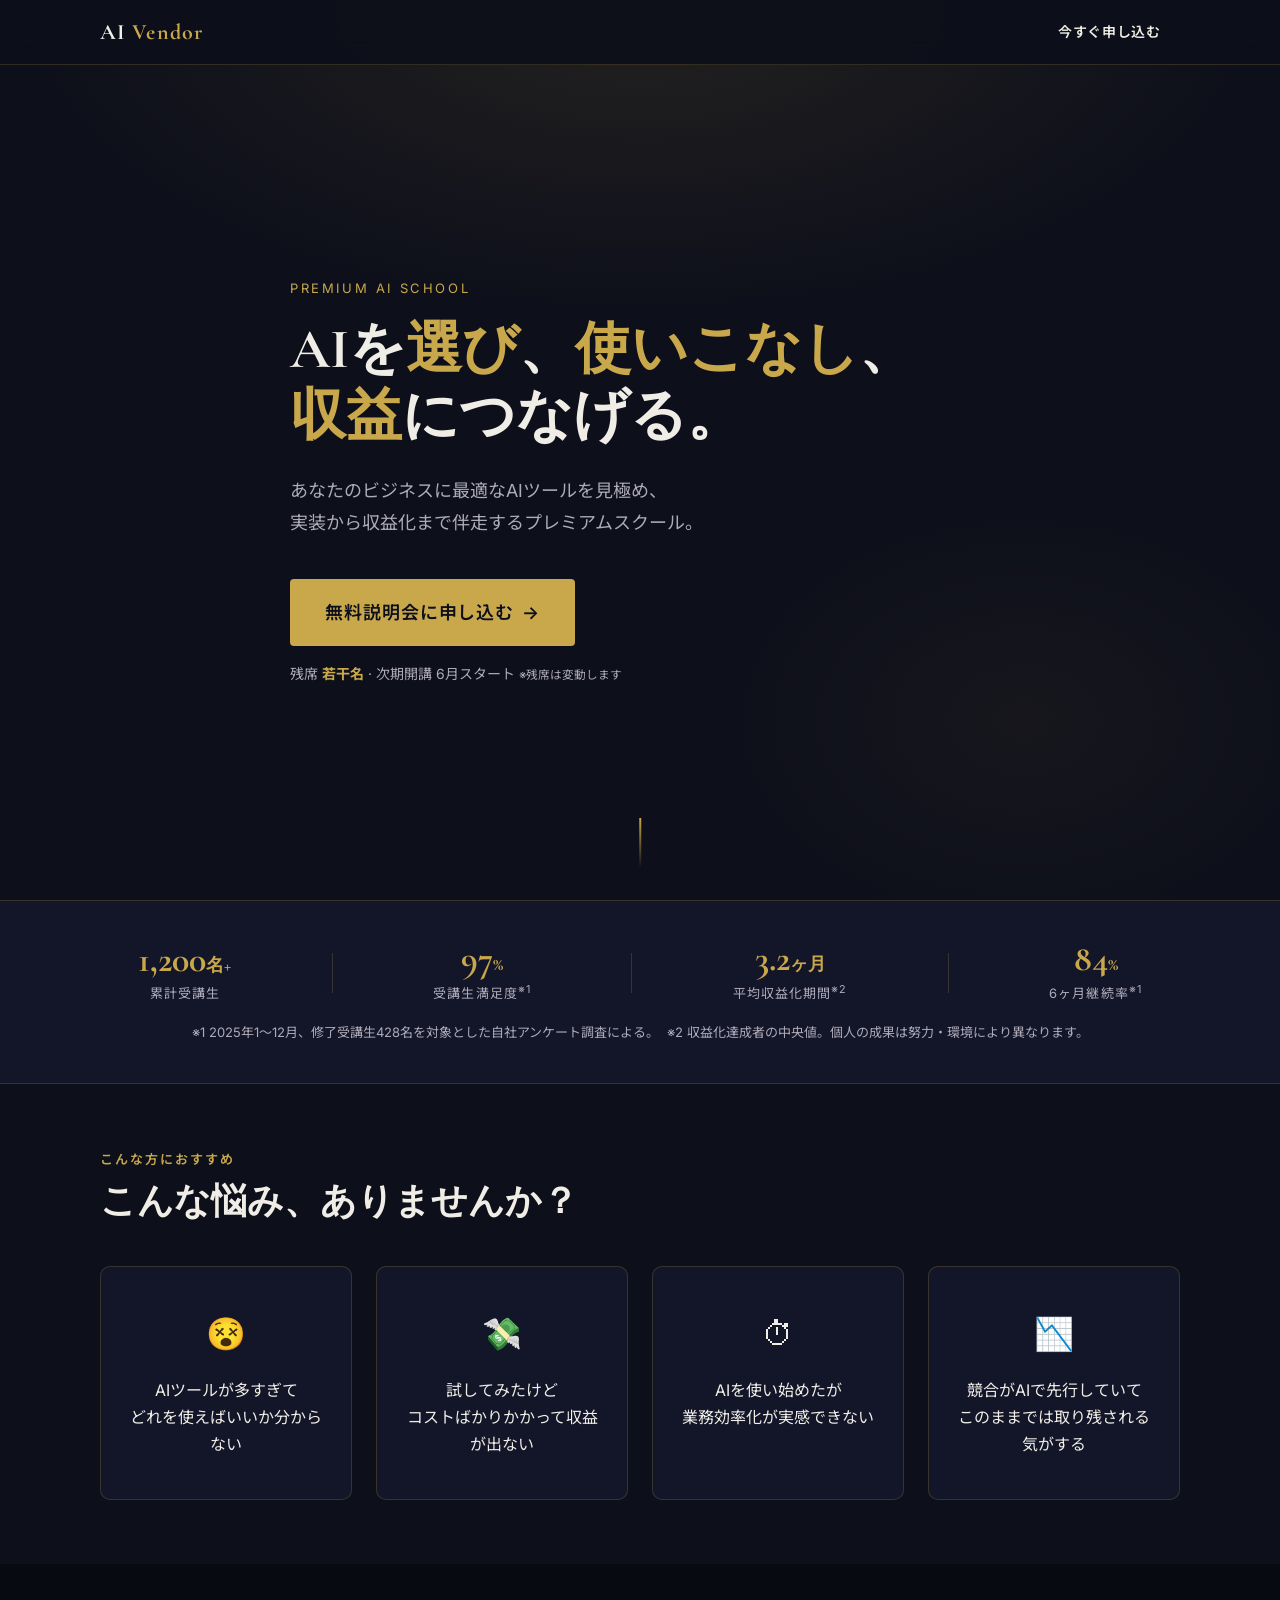
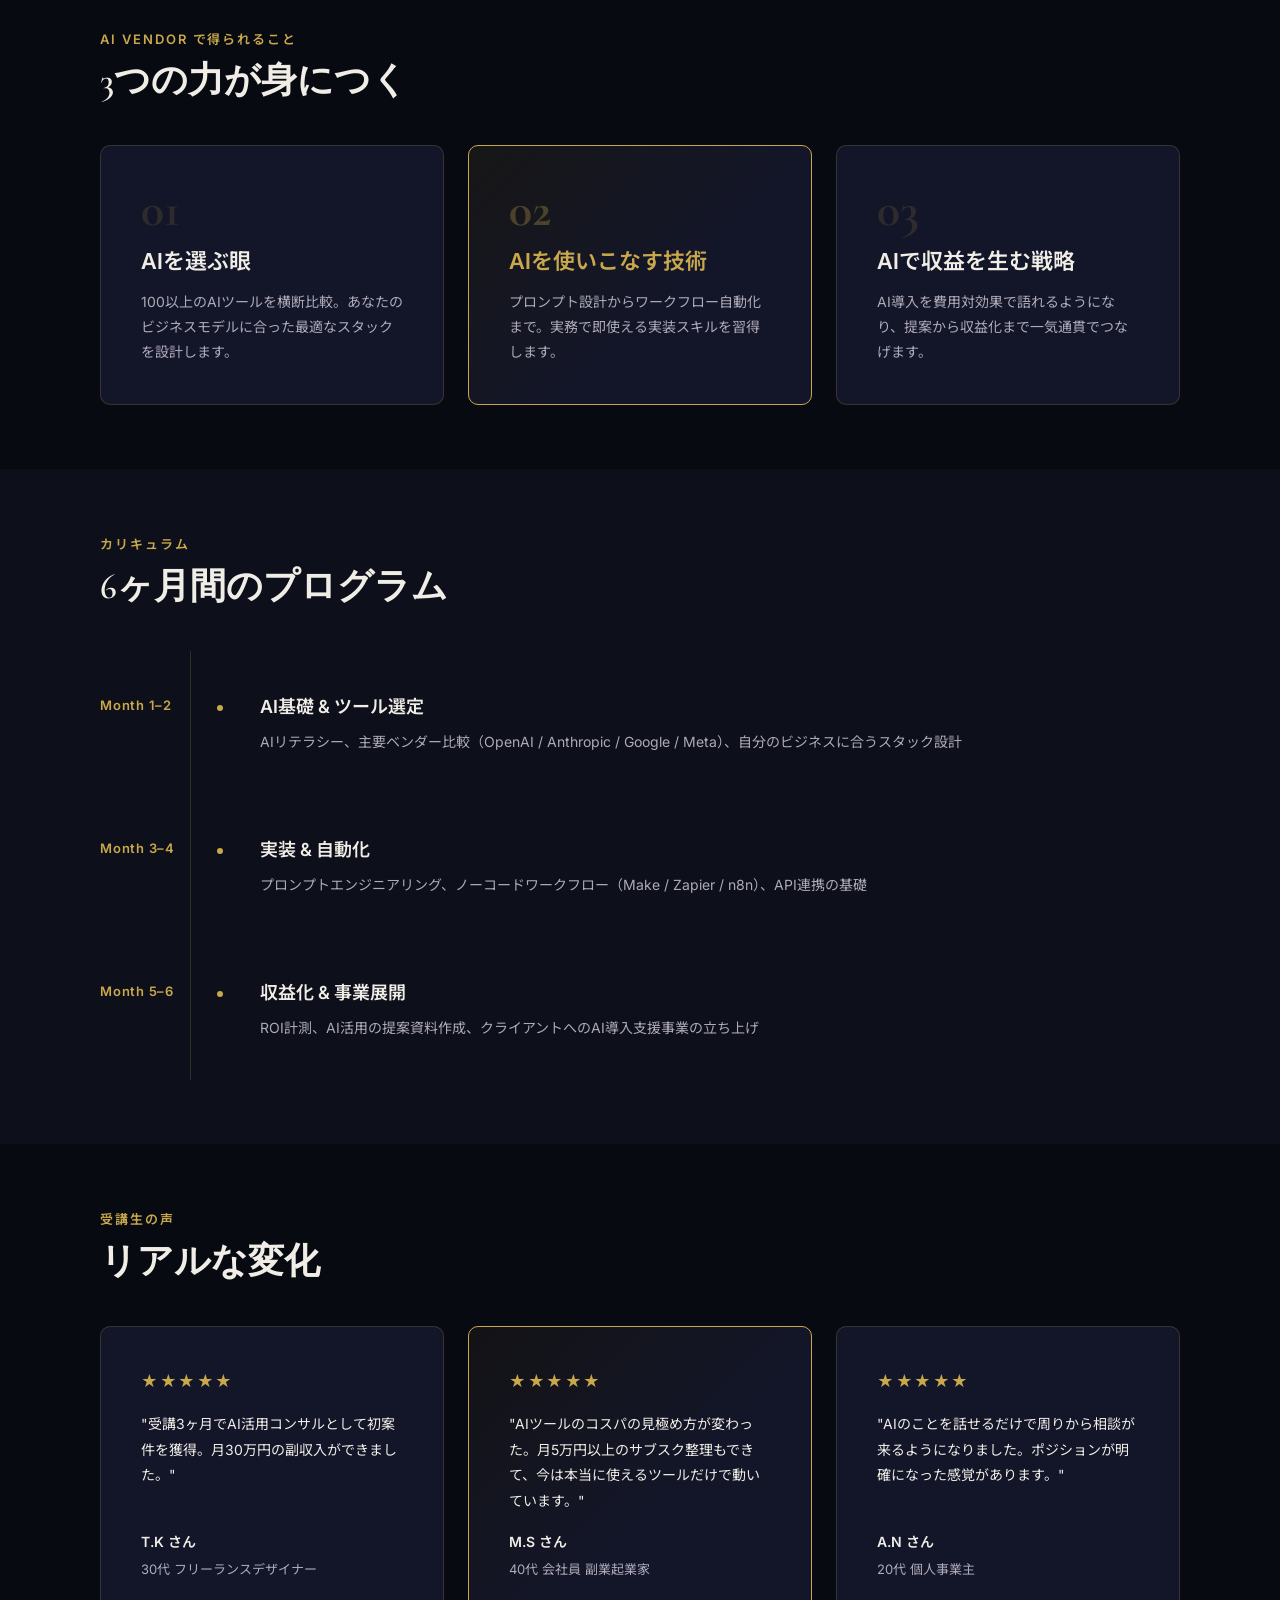
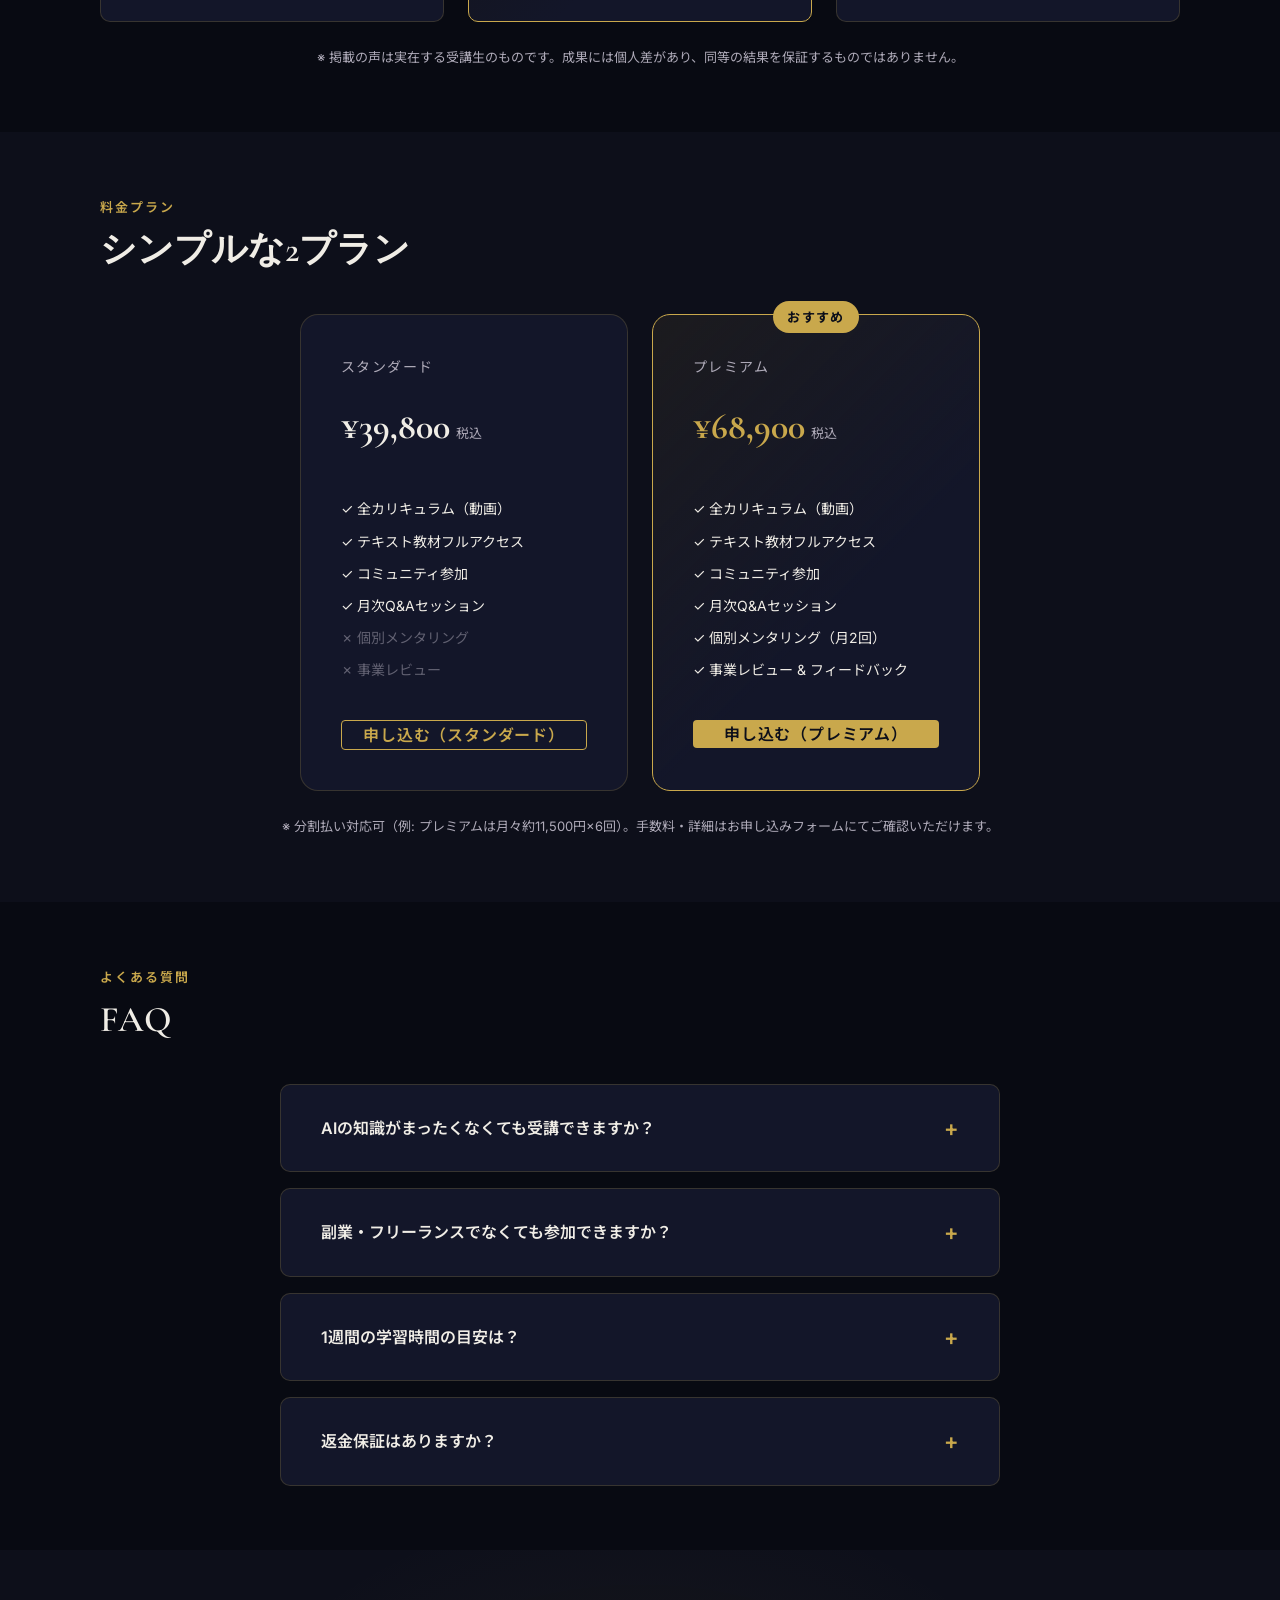
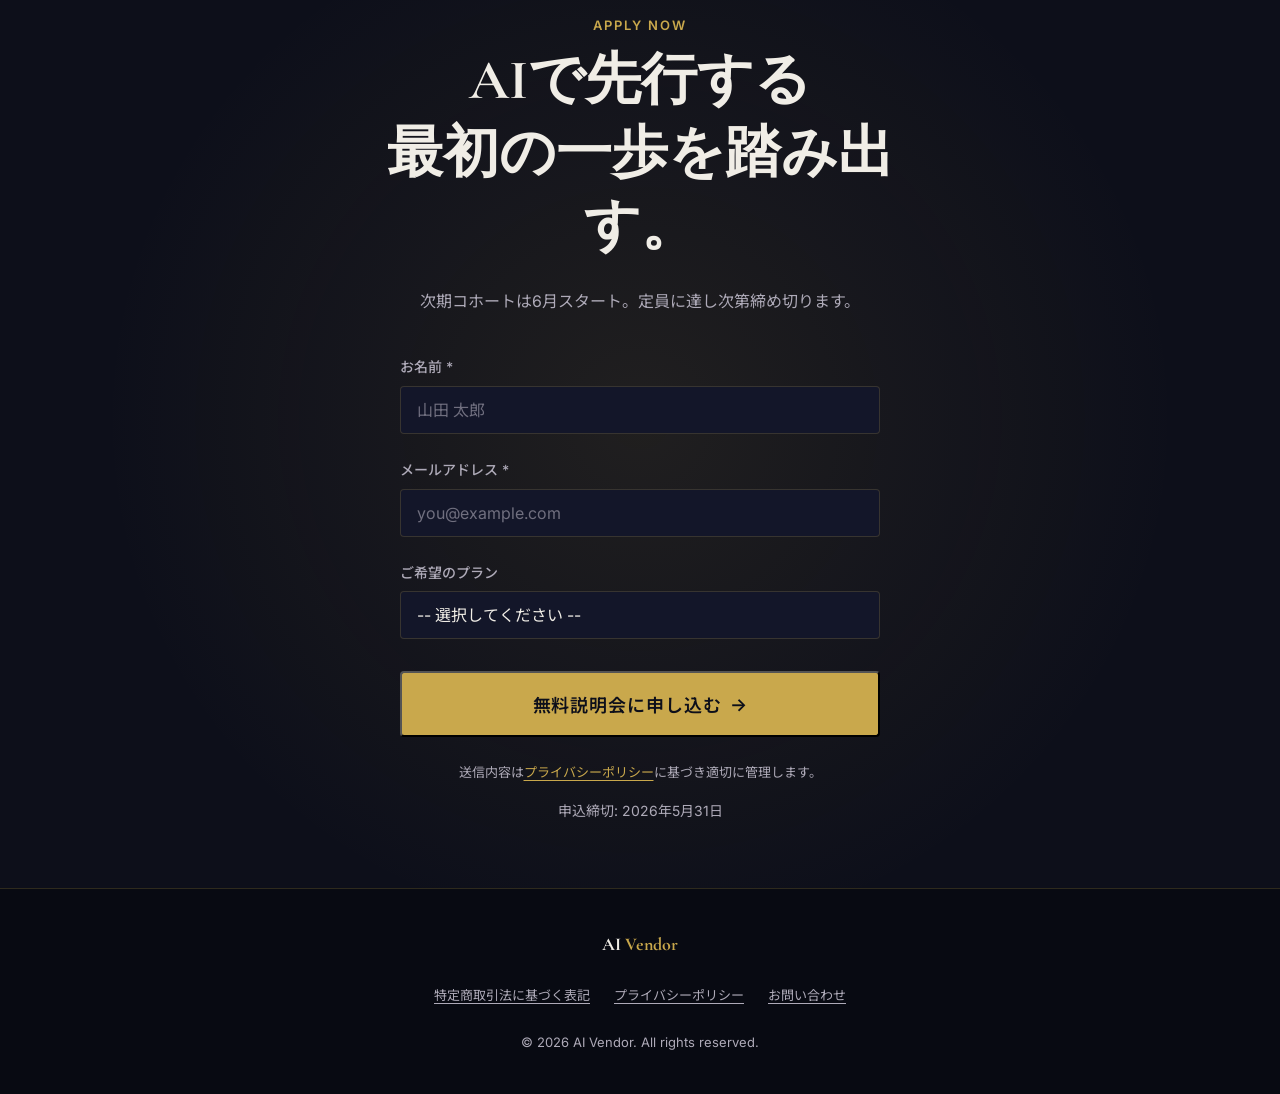
<file: index.html>
<!DOCTYPE html>
<html lang="ja">
<head>
  <meta charset="UTF-8">
  <meta name="viewport" content="width=device-width, initial-scale=1.0">
  <title>AI Vendor — AIビジネス実装スクール</title>
  <meta name="description" content="AIツールを選び、使いこなし、収益につなげる。AI Vendorは個人・フリーランス向けのプレミアムAIスクールです。">
  <meta property="og:title" content="AI Vendor — AIビジネス実装スクール">
  <meta property="og:description" content="AIツールを選び、使いこなし、収益につなげる。">
  <meta property="og:type" content="website">
  <link rel="preconnect" href="https://fonts.googleapis.com">
  <link rel="preconnect" href="https://fonts.gstatic.com" crossorigin>
  <link href="https://fonts.googleapis.com/css2?family=Cormorant+Garamond:wght@400;600;700&family=Inter:wght@300;400;500;600&family=Noto+Sans+JP:wght@300;400;500;700&display=swap" rel="stylesheet">
  <link rel="stylesheet" href="styles.css">
</head>
<body>

  <a href="#main-content" class="skip-link">コンテンツへスキップ</a>

  <!-- ナビゲーション -->
  <nav class="nav">
    <div class="nav__inner">
      <a href="#" class="nav__logo">AI <span>Vendor</span></a>
      <a href="#pricing" class="nav__cta btn btn--sm">今すぐ申し込む</a>
    </div>
  </nav>

  <main id="main-content">

  <!-- ① ヒーロー -->
  <section class="hero">
    <div class="hero__bg"></div>
    <div class="container hero__content">
      <p class="hero__label">Premium AI School</p>
      <h1 class="hero__title">
        AIを<em>選び</em>、<em>使いこなし</em>、<br>
        <em>収益</em>につなげる。
      </h1>
      <p class="hero__sub">
        あなたのビジネスに最適なAIツールを見極め、<br>
        実装から収益化まで伴走するプレミアムスクール。
      </p>
      <a href="#pricing" class="btn btn--gold btn--lg">
        無料説明会に申し込む <span class="btn__arrow">→</span>
      </a>
      <p class="hero__note">残席 <strong>若干名</strong> · 次期開講 6月スタート <small>※残席は変動します</small></p>
    </div>
    <div class="hero__scroll" aria-hidden="true">
      <span></span>
    </div>
  </section>

  <!-- ② 実績バー -->
  <section class="stats">
    <div class="container stats__inner">
      <div class="stats__item">
        <span class="stats__num">1,200<small>名+</small></span>
        <span class="stats__label">累計受講生</span>
      </div>
      <div class="stats__divider"></div>
      <div class="stats__item">
        <span class="stats__num">97<small>%</small></span>
        <span class="stats__label">受講生満足度<sup>※1</sup></span>
      </div>
      <div class="stats__divider"></div>
      <div class="stats__item">
        <span class="stats__num">3.2<small>ヶ月</small></span>
        <span class="stats__label">平均収益化期間<sup>※2</sup></span>
      </div>
      <div class="stats__divider"></div>
      <div class="stats__item">
        <span class="stats__num">84<small>%</small></span>
        <span class="stats__label">6ヶ月継続率<sup>※1</sup></span>
      </div>
    </div>
    <p class="stats__footnote">※1 2025年1〜12月、修了受講生428名を対象とした自社アンケート調査による。&nbsp; ※2 収益化達成者の中央値。個人の成果は努力・環境により異なります。</p>
  </section>

  <!-- ③ こんな方に -->
  <section class="pain section">
    <div class="container">
      <p class="section__label">こんな方におすすめ</p>
      <h2 class="section__title">こんな悩み、ありませんか？</h2>
      <div class="pain__grid">
        <div class="pain__item">
          <span class="pain__icon" role="img" aria-label="ツールが多すぎて困惑している">😵</span>
          <p>AIツールが多すぎて<br>どれを使えばいいか分からない</p>
        </div>
        <div class="pain__item">
          <span class="pain__icon" role="img" aria-label="コストがかかりお金が飛んでいく">💸</span>
          <p>試してみたけど<br>コストばかりかかって収益が出ない</p>
        </div>
        <div class="pain__item">
          <span class="pain__icon" role="img" aria-label="時間が足りない">⏱</span>
          <p>AIを使い始めたが<br>業務効率化が実感できない</p>
        </div>
        <div class="pain__item">
          <span class="pain__icon" role="img" aria-label="業績が下がっている">📉</span>
          <p>競合がAIで先行していて<br>このままでは取り残される気がする</p>
        </div>
      </div>
    </div>
  </section>

  <!-- ④ ベネフィット -->
  <section class="benefit section section--dark">
    <div class="container">
      <p class="section__label">AI Vendor で得られること</p>
      <h2 class="section__title">3つの力が身につく</h2>
      <div class="benefit__grid">
        <div class="benefit__card">
          <div class="benefit__num">01</div>
          <h3 class="benefit__title">AIを選ぶ眼</h3>
          <p class="benefit__body">100以上のAIツールを横断比較。あなたのビジネスモデルに合った最適なスタックを設計します。</p>
        </div>
        <div class="benefit__card benefit__card--accent">
          <div class="benefit__num">02</div>
          <h3 class="benefit__title">AIを使いこなす技術</h3>
          <p class="benefit__body">プロンプト設計からワークフロー自動化まで。実務で即使える実装スキルを習得します。</p>
        </div>
        <div class="benefit__card">
          <div class="benefit__num">03</div>
          <h3 class="benefit__title">AIで収益を生む戦略</h3>
          <p class="benefit__body">AI導入を費用対効果で語れるようになり、提案から収益化まで一気通貫でつなげます。</p>
        </div>
      </div>
    </div>
  </section>

  <!-- ⑤ カリキュラム -->
  <section class="curriculum section">
    <div class="container">
      <p class="section__label">カリキュラム</p>
      <h2 class="section__title">6ヶ月間のプログラム</h2>
      <div class="curriculum__timeline">
        <div class="curriculum__item">
          <div class="curriculum__month">Month 1–2</div>
          <div class="curriculum__content">
            <h3>AI基礎 & ツール選定</h3>
            <p>AIリテラシー、主要ベンダー比較（OpenAI / Anthropic / Google / Meta）、自分のビジネスに合うスタック設計</p>
          </div>
        </div>
        <div class="curriculum__item">
          <div class="curriculum__month">Month 3–4</div>
          <div class="curriculum__content">
            <h3>実装 & 自動化</h3>
            <p>プロンプトエンジニアリング、ノーコードワークフロー（Make / Zapier / n8n）、API連携の基礎</p>
          </div>
        </div>
        <div class="curriculum__item">
          <div class="curriculum__month">Month 5–6</div>
          <div class="curriculum__content">
            <h3>収益化 & 事業展開</h3>
            <p>ROI計測、AI活用の提案資料作成、クライアントへのAI導入支援事業の立ち上げ</p>
          </div>
        </div>
      </div>
    </div>
  </section>

  <!-- ⑥ 受講生の声 -->
  <section class="testimonials section section--dark">
    <div class="container">
      <p class="section__label">受講生の声</p>
      <h2 class="section__title">リアルな変化</h2>
      <div class="testimonials__grid">
        <div class="testimonials__card">
          <div class="testimonials__stars" aria-label="5点満点中5点">★★★★★</div>
          <p class="testimonials__text">"受講3ヶ月でAI活用コンサルとして初案件を獲得。月30万円の副収入ができました。"</p>
          <div class="testimonials__author">
            <span class="testimonials__name">T.K さん</span>
            <span class="testimonials__role">30代 フリーランスデザイナー</span>
          </div>
        </div>
        <div class="testimonials__card testimonials__card--featured">
          <div class="testimonials__stars" aria-label="5点満点中5点">★★★★★</div>
          <p class="testimonials__text">"AIツールのコスパの見極め方が変わった。月5万円以上のサブスク整理もできて、今は本当に使えるツールだけで動いています。"</p>
          <div class="testimonials__author">
            <span class="testimonials__name">M.S さん</span>
            <span class="testimonials__role">40代 会社員 副業起業家</span>
          </div>
        </div>
        <div class="testimonials__card">
          <div class="testimonials__stars" aria-label="5点満点中5点">★★★★★</div>
          <p class="testimonials__text">"AIのことを話せるだけで周りから相談が来るようになりました。ポジションが明確になった感覚があります。"</p>
          <div class="testimonials__author">
            <span class="testimonials__name">A.N さん</span>
            <span class="testimonials__role">20代 個人事業主</span>
          </div>
        </div>
      </div>
      <p class="testimonials__disclaimer">※ 掲載の声は実在する受講生のものです。成果には個人差があり、同等の結果を保証するものではありません。</p>
    </div>
  </section>

  <!-- ⑦ 料金 -->
  <section class="pricing section" id="pricing">
    <div class="container">
      <p class="section__label">料金プラン</p>
      <h2 class="section__title">シンプルな2プラン</h2>
      <div class="pricing__grid">
        <div class="pricing__card">
          <div class="pricing__plan">スタンダード</div>
          <div class="pricing__price">
            <span class="pricing__amount">¥39,800</span>
            <span class="pricing__tax">税込</span>
          </div>
          <ul class="pricing__features">
            <li>✓ 全カリキュラム（動画）</li>
            <li>✓ テキスト教材フルアクセス</li>
            <li>✓ コミュニティ参加</li>
            <li>✓ 月次Q&Aセッション</li>
            <li class="pricing__features--disabled">✗ 個別メンタリング</li>
            <li class="pricing__features--disabled">✗ 事業レビュー</li>
          </ul>
          <a href="#contact?plan=standard" class="btn btn--outline btn--full">申し込む（スタンダード）</a>
        </div>
        <div class="pricing__card pricing__card--featured">
          <div class="pricing__badge">おすすめ</div>
          <div class="pricing__plan">プレミアム</div>
          <div class="pricing__price">
            <span class="pricing__amount">¥68,900</span>
            <span class="pricing__tax">税込</span>
          </div>
          <ul class="pricing__features">
            <li>✓ 全カリキュラム（動画）</li>
            <li>✓ テキスト教材フルアクセス</li>
            <li>✓ コミュニティ参加</li>
            <li>✓ 月次Q&Aセッション</li>
            <li>✓ 個別メンタリング（月2回）</li>
            <li>✓ 事業レビュー & フィードバック</li>
          </ul>
          <a href="#contact?plan=premium" class="btn btn--gold btn--full">申し込む（プレミアム）</a>
        </div>
      </div>
      <p class="pricing__note">※ 分割払い対応可（例: プレミアムは月々約11,500円×6回）。手数料・詳細はお申し込みフォームにてご確認いただけます。</p>
    </div>
  </section>

  <!-- ⑧ FAQ -->
  <section class="faq section section--dark">
    <div class="container">
      <p class="section__label">よくある質問</p>
      <h2 class="section__title">FAQ</h2>
      <div class="faq__list">
        <details class="faq__item">
          <summary class="faq__q">AIの知識がまったくなくても受講できますか？</summary>
          <p class="faq__a">はい、受講生の約60%がAI未経験からスタートしています。Month 1–2でAIの基礎から丁寧にお伝えしますので、安心してお申し込みください。</p>
        </details>
        <details class="faq__item">
          <summary class="faq__q">副業・フリーランスでなくても参加できますか？</summary>
          <p class="faq__a">もちろんです。社内でのAI推進担当、社内起業、将来の独立準備など、様々な目的で受講いただいています。</p>
        </details>
        <details class="faq__item">
          <summary class="faq__q">1週間の学習時間の目安は？</summary>
          <p class="faq__a">週3〜5時間を目安にしています。動画は分割視聴可能なため、隙間時間でも進められます。</p>
        </details>
        <details class="faq__item">
          <summary class="faq__q">返金保証はありますか？</summary>
          <p class="faq__a">初回ログイン日から14日以内であれば、理由を問わず返金いたします（決済手数料を除く全額）。お申し込みフォームよりご連絡ください。</p>
        </details>
      </div>
    </div>
  </section>

  <!-- ⑨ 最終CTA & フォーム -->
  <section class="final-cta section" id="contact">
    <div class="container final-cta__inner">
      <p class="section__label">Apply Now</p>
      <h2 class="final-cta__title">AIで先行する<br>最初の一歩を踏み出す。</h2>
      <p class="final-cta__sub">次期コホートは6月スタート。定員に達し次第締め切ります。</p>

      <form class="apply-form" action="#" method="post" aria-label="無料説明会申し込みフォーム">
        <div class="apply-form__row">
          <label for="name" class="apply-form__label">お名前 <span aria-hidden="true">*</span></label>
          <input type="text" id="name" name="name" class="apply-form__input" placeholder="山田 太郎" required autocomplete="name">
        </div>
        <div class="apply-form__row">
          <label for="email" class="apply-form__label">メールアドレス <span aria-hidden="true">*</span></label>
          <input type="email" id="email" name="email" class="apply-form__input" placeholder="you@example.com" required autocomplete="email">
        </div>
        <div class="apply-form__row">
          <label for="plan" class="apply-form__label">ご希望のプラン</label>
          <select id="plan" name="plan" class="apply-form__input apply-form__select">
            <option value="">-- 選択してください --</option>
            <option value="explain">まずは無料説明会に参加したい</option>
            <option value="standard">スタンダード（¥39,800）</option>
            <option value="premium">プレミアム（¥68,900）</option>
          </select>
        </div>
        <button type="submit" class="btn btn--gold btn--lg btn--full apply-form__submit">
          無料説明会に申し込む <span class="btn__arrow" aria-hidden="true">→</span>
        </button>
        <p class="apply-form__privacy">送信内容は<a href="#">プライバシーポリシー</a>に基づき適切に管理します。</p>
      </form>

      <p class="final-cta__deadline">申込締切: 2026年5月31日</p>
    </div>
  </section>

  </main><!-- /main -->

  <!-- フッター -->
  <footer class="footer">
    <div class="container footer__inner">
      <a href="#" class="footer__logo">AI <span>Vendor</span></a>
      <nav class="footer__links">
        <a href="#">特定商取引法に基づく表記</a>
        <a href="#">プライバシーポリシー</a>
        <a href="#">お問い合わせ</a>
      </nav>
      <p class="footer__copy">© 2026 AI Vendor. All rights reserved.</p>
    </div>
  </footer>

</body>
</html>
</file>
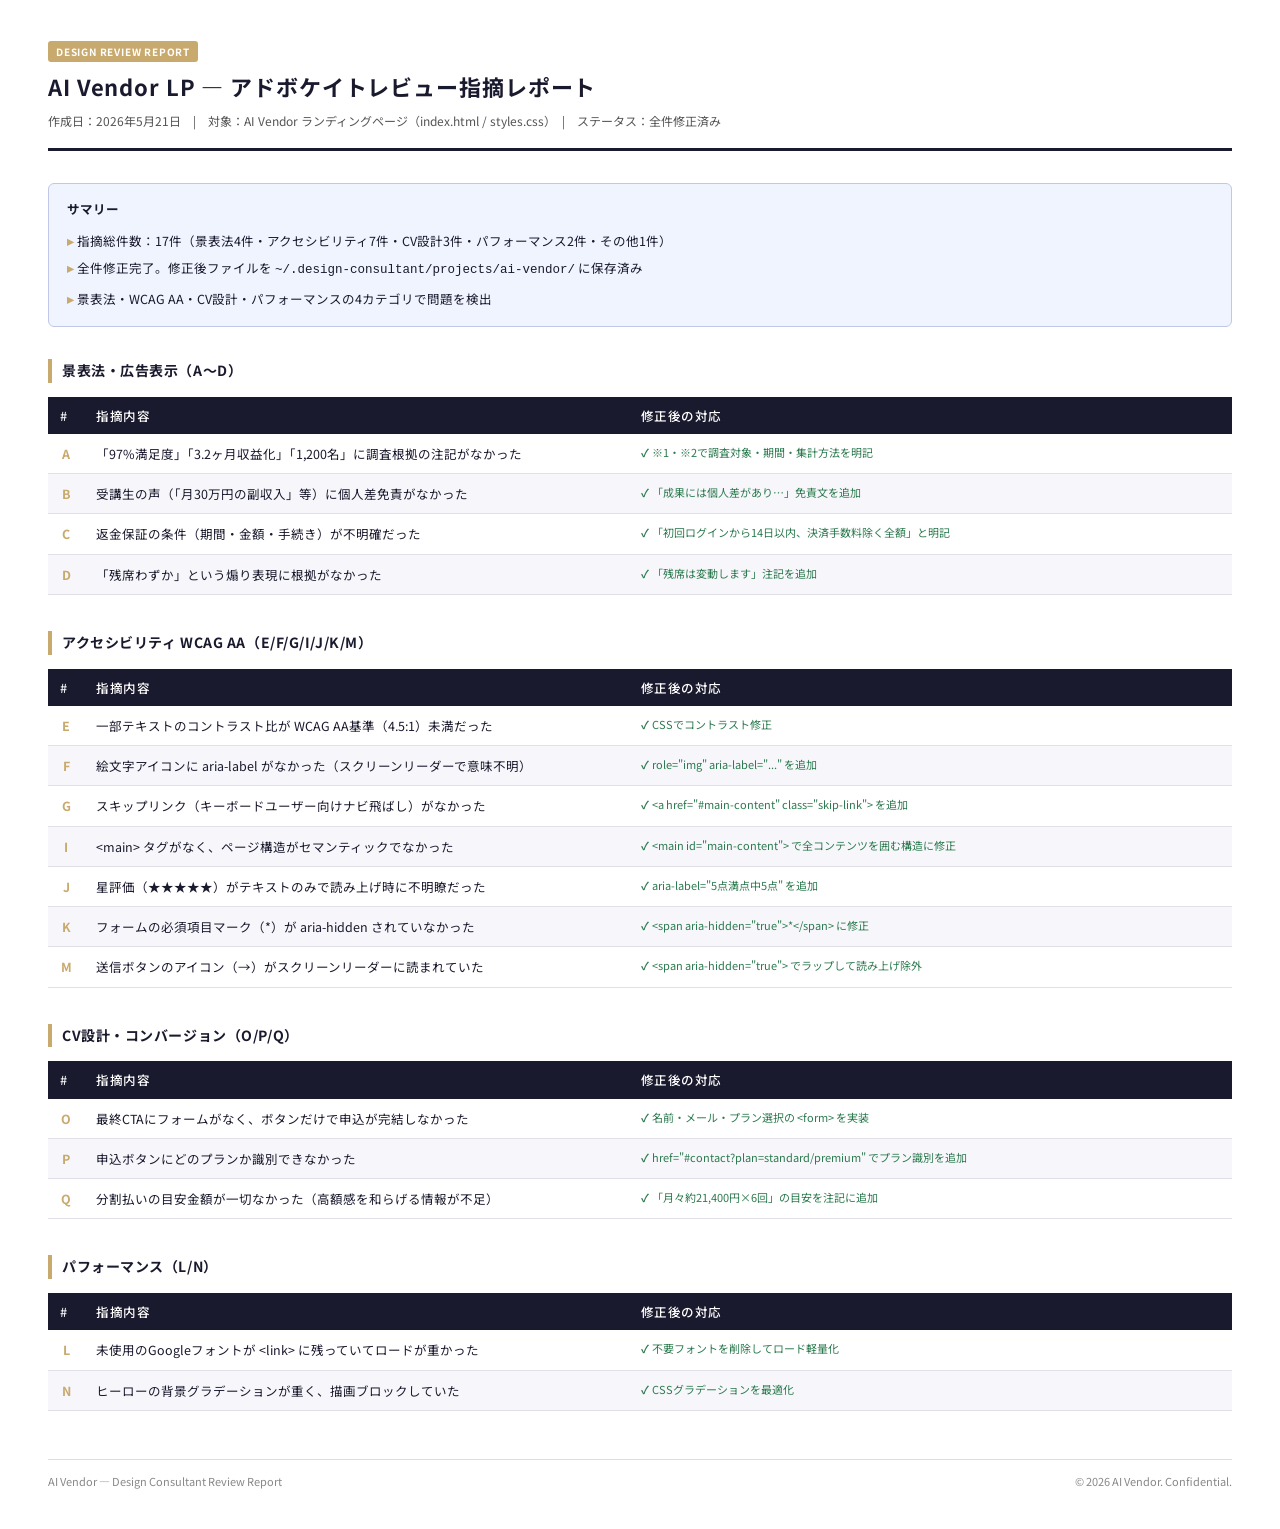
<file: advocate-review.html>
<!DOCTYPE html>
<html lang="ja">
<head>
  <meta charset="UTF-8">
  <title>AI Vendor LP — アドボケイトレビュー指摘レポート</title>
  <style>
    @import url('https://fonts.googleapis.com/css2?family=Noto+Sans+JP:wght@400;500;700&display=swap');

    * { box-sizing: border-box; margin: 0; padding: 0; }

    body {
      font-family: 'Noto Sans JP', sans-serif;
      font-size: 13px;
      color: #1a1a2e;
      background: #fff;
      padding: 40px 48px;
      line-height: 1.7;
    }

    header {
      border-bottom: 3px solid #1a1a2e;
      padding-bottom: 16px;
      margin-bottom: 32px;
    }

    header h1 {
      font-size: 22px;
      font-weight: 700;
      letter-spacing: 0.04em;
    }

    header .meta {
      margin-top: 6px;
      font-size: 12px;
      color: #555;
    }

    .badge {
      display: inline-block;
      background: #c8a96e;
      color: #fff;
      font-size: 10px;
      font-weight: 700;
      padding: 2px 8px;
      border-radius: 3px;
      letter-spacing: 0.08em;
      margin-bottom: 6px;
    }

    .section {
      margin-bottom: 36px;
    }

    .section h2 {
      font-size: 14px;
      font-weight: 700;
      border-left: 4px solid #c8a96e;
      padding-left: 10px;
      margin-bottom: 14px;
      letter-spacing: 0.04em;
    }

    table {
      width: 100%;
      border-collapse: collapse;
      font-size: 12.5px;
    }

    thead th {
      background: #1a1a2e;
      color: #fff;
      padding: 8px 12px;
      text-align: left;
      font-weight: 500;
      letter-spacing: 0.04em;
    }

    thead th:first-child { width: 36px; }
    thead th:nth-child(2) { width: 46%; }

    tbody tr:nth-child(even) { background: #f7f7fb; }

    tbody td {
      padding: 9px 12px;
      border-bottom: 1px solid #e0e0e8;
      vertical-align: top;
    }

    .num {
      font-weight: 700;
      color: #c8a96e;
      text-align: center;
    }

    .fixed {
      color: #2d7a4f;
      font-size: 11px;
    }
    .fixed::before { content: "✓ "; font-weight: 700; }

    footer {
      margin-top: 48px;
      border-top: 1px solid #ddd;
      padding-top: 12px;
      font-size: 11px;
      color: #888;
      display: flex;
      justify-content: space-between;
    }

    .summary-box {
      background: #f0f4ff;
      border: 1px solid #c0c8e8;
      border-radius: 6px;
      padding: 14px 18px;
      margin-bottom: 32px;
      font-size: 12.5px;
    }

    .summary-box ul {
      list-style: none;
      margin-top: 8px;
    }

    .summary-box ul li {
      padding: 3px 0;
    }

    .summary-box ul li::before {
      content: "▸ ";
      color: #c8a96e;
      font-weight: 700;
    }
  </style>
</head>
<body>

<header>
  <div class="badge">DESIGN REVIEW REPORT</div>
  <h1>AI Vendor LP — アドボケイトレビュー指摘レポート</h1>
  <p class="meta">作成日：2026年5月21日　|　対象：AI Vendor ランディングページ（index.html / styles.css）　|　ステータス：全件修正済み</p>
</header>

<div class="summary-box">
  <strong>サマリー</strong>
  <ul>
    <li>指摘総件数：17件（景表法4件・アクセシビリティ7件・CV設計3件・パフォーマンス2件・その他1件）</li>
    <li>全件修正完了。修正後ファイルを <code>~/.design-consultant/projects/ai-vendor/</code> に保存済み</li>
    <li>景表法・WCAG AA・CV設計・パフォーマンスの4カテゴリで問題を検出</li>
  </ul>
</div>

<!-- 景表法 -->
<div class="section">
  <h2>景表法・広告表示（A〜D）</h2>
  <table>
    <thead>
      <tr>
        <th>#</th>
        <th>指摘内容</th>
        <th>修正後の対応</th>
      </tr>
    </thead>
    <tbody>
      <tr>
        <td class="num">A</td>
        <td>「97%満足度」「3.2ヶ月収益化」「1,200名」に調査根拠の注記がなかった</td>
        <td class="fixed">※1・※2で調査対象・期間・集計方法を明記</td>
      </tr>
      <tr>
        <td class="num">B</td>
        <td>受講生の声（「月30万円の副収入」等）に個人差免責がなかった</td>
        <td class="fixed">「成果には個人差があり…」免責文を追加</td>
      </tr>
      <tr>
        <td class="num">C</td>
        <td>返金保証の条件（期間・金額・手続き）が不明確だった</td>
        <td class="fixed">「初回ログインから14日以内、決済手数料除く全額」と明記</td>
      </tr>
      <tr>
        <td class="num">D</td>
        <td>「残席わずか」という煽り表現に根拠がなかった</td>
        <td class="fixed">「残席は変動します」注記を追加</td>
      </tr>
    </tbody>
  </table>
</div>

<!-- WCAG AA -->
<div class="section">
  <h2>アクセシビリティ WCAG AA（E/F/G/I/J/K/M）</h2>
  <table>
    <thead>
      <tr>
        <th>#</th>
        <th>指摘内容</th>
        <th>修正後の対応</th>
      </tr>
    </thead>
    <tbody>
      <tr>
        <td class="num">E</td>
        <td>一部テキストのコントラスト比が WCAG AA基準（4.5:1）未満だった</td>
        <td class="fixed">CSSでコントラスト修正</td>
      </tr>
      <tr>
        <td class="num">F</td>
        <td>絵文字アイコンに aria-label がなかった（スクリーンリーダーで意味不明）</td>
        <td class="fixed">role="img" aria-label="..." を追加</td>
      </tr>
      <tr>
        <td class="num">G</td>
        <td>スキップリンク（キーボードユーザー向けナビ飛ばし）がなかった</td>
        <td class="fixed">&lt;a href="#main-content" class="skip-link"&gt; を追加</td>
      </tr>
      <tr>
        <td class="num">I</td>
        <td>&lt;main&gt; タグがなく、ページ構造がセマンティックでなかった</td>
        <td class="fixed">&lt;main id="main-content"&gt; で全コンテンツを囲む構造に修正</td>
      </tr>
      <tr>
        <td class="num">J</td>
        <td>星評価（★★★★★）がテキストのみで読み上げ時に不明瞭だった</td>
        <td class="fixed">aria-label="5点満点中5点" を追加</td>
      </tr>
      <tr>
        <td class="num">K</td>
        <td>フォームの必須項目マーク（*）が aria-hidden されていなかった</td>
        <td class="fixed">&lt;span aria-hidden="true"&gt;*&lt;/span&gt; に修正</td>
      </tr>
      <tr>
        <td class="num">M</td>
        <td>送信ボタンのアイコン（→）がスクリーンリーダーに読まれていた</td>
        <td class="fixed">&lt;span aria-hidden="true"&gt; でラップして読み上げ除外</td>
      </tr>
    </tbody>
  </table>
</div>

<!-- CV設計 -->
<div class="section">
  <h2>CV設計・コンバージョン（O/P/Q）</h2>
  <table>
    <thead>
      <tr>
        <th>#</th>
        <th>指摘内容</th>
        <th>修正後の対応</th>
      </tr>
    </thead>
    <tbody>
      <tr>
        <td class="num">O</td>
        <td>最終CTAにフォームがなく、ボタンだけで申込が完結しなかった</td>
        <td class="fixed">名前・メール・プラン選択の &lt;form&gt; を実装</td>
      </tr>
      <tr>
        <td class="num">P</td>
        <td>申込ボタンにどのプランか識別できなかった</td>
        <td class="fixed">href="#contact?plan=standard/premium" でプラン識別を追加</td>
      </tr>
      <tr>
        <td class="num">Q</td>
        <td>分割払いの目安金額が一切なかった（高額感を和らげる情報が不足）</td>
        <td class="fixed">「月々約21,400円×6回」の目安を注記に追加</td>
      </tr>
    </tbody>
  </table>
</div>

<!-- パフォーマンス -->
<div class="section">
  <h2>パフォーマンス（L/N）</h2>
  <table>
    <thead>
      <tr>
        <th>#</th>
        <th>指摘内容</th>
        <th>修正後の対応</th>
      </tr>
    </thead>
    <tbody>
      <tr>
        <td class="num">L</td>
        <td>未使用のGoogleフォントが &lt;link&gt; に残っていてロードが重かった</td>
        <td class="fixed">不要フォントを削除してロード軽量化</td>
      </tr>
      <tr>
        <td class="num">N</td>
        <td>ヒーローの背景グラデーションが重く、描画ブロックしていた</td>
        <td class="fixed">CSSグラデーションを最適化</td>
      </tr>
    </tbody>
  </table>
</div>

<footer>
  <span>AI Vendor — Design Consultant Review Report</span>
  <span>© 2026 AI Vendor. Confidential.</span>
</footer>

</body>
</html>
</file>
<file: styles.css>
/* =====================================================
   AI Vendor LP — styles.css
   カラー: Deep Navy + Gold / モバイルファースト
   ===================================================== */

/* --- CSS変数 --- */
:root {
  --c-bg:       #0D0F1A;
  --c-bg-dark:  #080A12;
  --c-surface:  #131629;
  --c-gold:     #C9A84C;
  --c-gold-lt:  #E2C47A;
  --c-text:     #F0EDE6;
  --c-text-sub: #AEAAB8;
  --c-border:   rgba(201,168,76,.2);
  --c-white:    #FFFFFF;

  --ff-serif-en: 'Cormorant Garamond', Georgia, serif;
  --ff-sans:     'Inter', 'Noto Sans JP', sans-serif;

  --fs-xs:  .8125rem;
  --fs-sm:  .875rem;
  --fs-md:  1rem;
  --fs-lg:  1.125rem;
  --fs-xl:  1.375rem;
  --fs-2xl: 1.75rem;
  --fs-3xl: 2.25rem;
  --fs-4xl: clamp(2.25rem, 5vw, 3.5rem);

  --sp-xs:  .5rem;
  --sp-sm:  1rem;
  --sp-md:  1.5rem;
  --sp-lg:  2.5rem;
  --sp-xl:  4rem;
  --sp-2xl: 7rem;

  --radius-sm: 4px;
  --radius-md: 10px;
  --radius-lg: 18px;

  --transition: .25s ease;
}

/* --- スキップリンク --- */
.skip-link {
  position: absolute;
  top: -100%;
  left: 1rem;
  background: var(--c-gold);
  color: var(--c-bg);
  padding: .6rem 1.2rem;
  font-weight: 600;
  border-radius: var(--radius-sm);
  z-index: 9999;
  transition: top var(--transition);
}
.skip-link:focus { top: 1rem; }

/* --- リセット --- */
*, *::before, *::after { box-sizing: border-box; margin: 0; padding: 0; }
html { scroll-behavior: smooth; }
body {
  background: var(--c-bg);
  color: var(--c-text);
  font-family: var(--ff-sans);
  font-size: var(--fs-md);
  line-height: 1.75;
  -webkit-font-smoothing: antialiased;
}
img { max-width: 100%; display: block; }
a { color: inherit; text-decoration: none; }
ul { list-style: none; }

/* --- コンテナ --- */
.container {
  width: min(92%, 1080px);
  margin-inline: auto;
}

/* --- ボタン --- */
.btn {
  display: inline-flex;
  align-items: center;
  gap: .5rem;
  font-family: var(--ff-sans);
  font-weight: 600;
  letter-spacing: .05em;
  border-radius: var(--radius-sm);
  cursor: pointer;
  transition: var(--transition);
  white-space: nowrap;
}
.btn--lg {
  padding: 1.1rem 2.2rem;
  font-size: var(--fs-lg);
}
.btn--sm {
  padding: .55rem 1.2rem;
  font-size: var(--fs-sm);
  min-height: 44px;
}
.btn--full { width: 100%; justify-content: center; }
.btn--gold {
  background: var(--c-gold);
  color: var(--c-bg);
}
.btn--gold:hover { background: var(--c-gold-lt); transform: translateY(-2px); }
.btn--outline {
  border: 1.5px solid var(--c-gold);
  color: var(--c-gold);
  background: transparent;
}
.btn--outline:hover { background: var(--c-gold); color: var(--c-bg); }
.btn__arrow { transition: transform var(--transition); }
.btn:hover .btn__arrow { transform: translateX(4px); }

/* --- セクション共通 --- */
.section { padding-block: var(--sp-xl); }
.section--dark { background: var(--c-bg-dark); }
.section__label {
  font-size: var(--fs-xs);
  font-weight: 600;
  letter-spacing: .15em;
  text-transform: uppercase;
  color: var(--c-gold);
  margin-bottom: var(--sp-xs);
}
.section__title {
  font-family: var(--ff-serif-en);
  font-size: var(--fs-3xl);
  font-weight: 600;
  line-height: 1.3;
  margin-bottom: var(--sp-lg);
}

/* =====================================================
   ナビゲーション
   ===================================================== */
.nav {
  position: fixed;
  top: 0; left: 0; right: 0;
  z-index: 100;
  background: rgba(13,15,26,.92);
  backdrop-filter: blur(12px);
  border-bottom: 1px solid var(--c-border);
}
.nav__inner {
  display: flex;
  align-items: center;
  justify-content: space-between;
  height: 64px;
  width: min(92%, 1080px);
  margin-inline: auto;
}
.nav__logo {
  font-family: var(--ff-serif-en);
  font-size: var(--fs-xl);
  font-weight: 700;
  letter-spacing: .05em;
}
.nav__logo span { color: var(--c-gold); }

/* =====================================================
   ヒーロー
   ===================================================== */
.hero {
  position: relative;
  min-height: 100svh;
  display: flex;
  flex-direction: column;
  justify-content: center;
  padding-top: 64px;
  overflow: hidden;
}
.hero__bg {
  position: absolute;
  inset: 0;
  background:
    radial-gradient(ellipse 70% 50% at 50% 0%, rgba(201,168,76,.12) 0%, transparent 70%),
    radial-gradient(ellipse 40% 40% at 80% 80%, rgba(201,168,76,.05) 0%, transparent 60%);
  pointer-events: none;
}
.hero__content {
  position: relative;
  padding-block: var(--sp-xl);
  max-width: 700px;
}
.hero__label {
  font-size: var(--fs-xs);
  letter-spacing: .2em;
  text-transform: uppercase;
  color: var(--c-gold);
  margin-bottom: var(--sp-sm);
}
.hero__title {
  font-family: var(--ff-serif-en);
  font-size: var(--fs-4xl);
  font-weight: 700;
  line-height: 1.2;
  margin-bottom: var(--sp-md);
}
.hero__title em {
  font-style: normal;
  color: var(--c-gold);
}
.hero__sub {
  font-size: var(--fs-lg);
  color: var(--c-text-sub);
  line-height: 1.8;
  margin-bottom: var(--sp-lg);
}
.hero__note {
  margin-top: var(--sp-sm);
  font-size: var(--fs-sm);
  color: var(--c-text-sub);
}
.hero__note strong { color: var(--c-gold); }
.hero__scroll {
  position: absolute;
  bottom: 2rem;
  left: 50%;
  transform: translateX(-50%);
}
.hero__scroll span {
  display: block;
  width: 1.5px;
  height: 50px;
  background: linear-gradient(to bottom, var(--c-gold), transparent);
  animation: scrollLine 2s ease infinite;
}
@keyframes scrollLine {
  0%   { opacity: 1; transform: scaleY(0); transform-origin: top; }
  50%  { opacity: 1; transform: scaleY(1); transform-origin: top; }
  100% { opacity: 0; transform: scaleY(1); transform-origin: bottom; }
}

/* =====================================================
   実績バー
   ===================================================== */
.stats {
  background: var(--c-surface);
  border-block: 1px solid var(--c-border);
  padding-block: var(--sp-lg);
}
.stats__inner {
  display: flex;
  align-items: center;
  justify-content: space-around;
  gap: var(--sp-md);
  flex-wrap: wrap;
}
.stats__item {
  display: flex;
  flex-direction: column;
  align-items: center;
  gap: .25rem;
}
.stats__num {
  font-family: var(--ff-serif-en);
  font-size: var(--fs-3xl);
  font-weight: 700;
  color: var(--c-gold);
  line-height: 1;
}
.stats__num small { font-size: var(--fs-lg); }
.stats__label {
  font-size: var(--fs-xs);
  color: var(--c-text-sub);
  letter-spacing: .08em;
}
.stats__divider {
  width: 1px;
  height: 40px;
  background: var(--c-border);
}
@media (max-width: 640px) {
  .stats__divider { display: none; }
  .stats__inner { gap: var(--sp-lg); }
}

/* =====================================================
   こんな方に
   ===================================================== */
.pain__grid {
  display: grid;
  grid-template-columns: repeat(auto-fit, minmax(220px, 1fr));
  gap: var(--sp-md);
}
.pain__item {
  background: var(--c-surface);
  border: 1px solid var(--c-border);
  border-radius: var(--radius-md);
  padding: var(--sp-lg) var(--sp-md);
  text-align: center;
  line-height: 1.7;
  transition: border-color var(--transition);
}
.pain__item:hover { border-color: var(--c-gold); }
.pain__icon {
  font-size: 2rem;
  display: block;
  margin-bottom: var(--sp-sm);
}

/* =====================================================
   ベネフィット
   ===================================================== */
.benefit__grid {
  display: grid;
  grid-template-columns: repeat(auto-fit, minmax(260px, 1fr));
  gap: var(--sp-md);
}
.benefit__card {
  background: var(--c-surface);
  border: 1px solid var(--c-border);
  border-radius: var(--radius-md);
  padding: var(--sp-lg);
  position: relative;
  overflow: hidden;
  transition: transform var(--transition);
}
.benefit__card:hover { transform: translateY(-4px); }
.benefit__card--accent {
  border-color: var(--c-gold);
  background: linear-gradient(135deg, rgba(201,168,76,.08) 0%, var(--c-surface) 60%);
}
.benefit__num {
  font-family: var(--ff-serif-en);
  font-size: 3rem;
  font-weight: 700;
  color: rgba(201,168,76,.15);
  line-height: 1;
  margin-bottom: var(--sp-xs);
}
.benefit__card--accent .benefit__num { color: rgba(201,168,76,.3); }
.benefit__title {
  font-size: var(--fs-xl);
  font-weight: 600;
  margin-bottom: var(--sp-xs);
  color: var(--c-text);
}
.benefit__card--accent .benefit__title { color: var(--c-gold); }
.benefit__body {
  font-size: var(--fs-sm);
  color: var(--c-text-sub);
  line-height: 1.8;
}

/* =====================================================
   カリキュラム
   ===================================================== */
.curriculum__timeline {
  display: flex;
  flex-direction: column;
  gap: 0;
  position: relative;
  padding-left: 120px;
}
.curriculum__timeline::before {
  content: '';
  position: absolute;
  left: 90px;
  top: 0; bottom: 0;
  width: 1px;
  background: var(--c-border);
}
.curriculum__item {
  position: relative;
  padding-block: var(--sp-lg);
  padding-left: var(--sp-lg);
}
.curriculum__item::before {
  content: '';
  position: absolute;
  left: -5px;
  top: calc(var(--sp-lg) + .75rem);
  width: 10px; height: 10px;
  border-radius: 50%;
  background: var(--c-gold);
  border: 2px solid var(--c-bg);
}
.curriculum__month {
  position: absolute;
  left: -120px;
  top: calc(var(--sp-lg) + .2rem);
  font-size: var(--fs-xs);
  font-weight: 600;
  color: var(--c-gold);
  letter-spacing: .06em;
  white-space: nowrap;
}
.curriculum__content h3 {
  font-size: var(--fs-lg);
  font-weight: 600;
  margin-bottom: .4rem;
}
.curriculum__content p {
  font-size: var(--fs-sm);
  color: var(--c-text-sub);
  line-height: 1.8;
}
@media (max-width: 560px) {
  .curriculum__timeline {
    padding-left: 0;
  }
  .curriculum__timeline::before { display: none; }
  .curriculum__item { padding-left: 0; }
  .curriculum__item::before { display: none; }
  .curriculum__month {
    position: static;
    display: block;
    margin-bottom: .4rem;
  }
}

/* =====================================================
   受講生の声
   ===================================================== */
.testimonials__grid {
  display: grid;
  grid-template-columns: repeat(auto-fit, minmax(260px, 1fr));
  gap: var(--sp-md);
}
.testimonials__card {
  background: var(--c-surface);
  border: 1px solid var(--c-border);
  border-radius: var(--radius-md);
  padding: var(--sp-lg);
  display: flex;
  flex-direction: column;
  gap: var(--sp-sm);
  transition: transform var(--transition);
}
.testimonials__card:hover { transform: translateY(-3px); }
.testimonials__card--featured {
  border-color: var(--c-gold);
  background: linear-gradient(135deg, rgba(201,168,76,.06) 0%, var(--c-surface) 60%);
}
.testimonials__stars { color: var(--c-gold); letter-spacing: .1em; }
.testimonials__text {
  font-size: var(--fs-sm);
  line-height: 1.85;
  color: var(--c-text);
  flex: 1;
}
.testimonials__author {
  display: flex;
  flex-direction: column;
  gap: .2rem;
}
.testimonials__name {
  font-weight: 600;
  font-size: var(--fs-sm);
}
.testimonials__role {
  font-size: var(--fs-xs);
  color: var(--c-text-sub);
}

/* =====================================================
   料金
   ===================================================== */
.pricing__grid {
  display: grid;
  grid-template-columns: repeat(auto-fit, minmax(280px, 1fr));
  gap: var(--sp-md);
  max-width: 680px;
  margin-inline: auto;
}
.pricing__card {
  background: var(--c-surface);
  border: 1px solid var(--c-border);
  border-radius: var(--radius-lg);
  padding: var(--sp-lg);
  position: relative;
  transition: transform var(--transition);
}
.pricing__card:hover { transform: translateY(-4px); }
.pricing__card--featured {
  border-color: var(--c-gold);
  background: linear-gradient(135deg, rgba(201,168,76,.08) 0%, var(--c-surface) 60%);
}
.pricing__badge {
  position: absolute;
  top: -14px;
  left: 50%;
  transform: translateX(-50%);
  background: var(--c-gold);
  color: var(--c-bg);
  font-size: var(--fs-xs);
  font-weight: 700;
  letter-spacing: .1em;
  padding: .3rem .9rem;
  border-radius: 99px;
  white-space: nowrap;
}
.pricing__plan {
  font-size: var(--fs-sm);
  color: var(--c-text-sub);
  letter-spacing: .1em;
  text-transform: uppercase;
  margin-bottom: var(--sp-sm);
}
.pricing__price {
  display: flex;
  align-items: baseline;
  gap: .4rem;
  margin-bottom: var(--sp-lg);
}
.pricing__amount {
  font-family: var(--ff-serif-en);
  font-size: var(--fs-3xl);
  font-weight: 700;
  color: var(--c-text);
}
.pricing__card--featured .pricing__amount { color: var(--c-gold); }
.pricing__tax {
  font-size: var(--fs-xs);
  color: var(--c-text-sub);
}
.pricing__features {
  display: flex;
  flex-direction: column;
  gap: .7rem;
  margin-bottom: var(--sp-lg);
  font-size: var(--fs-sm);
}
.pricing__features li { line-height: 1.5; }
.pricing__features--disabled { color: var(--c-text-sub); opacity: .5; }
.pricing__note {
  text-align: center;
  margin-top: var(--sp-md);
  font-size: var(--fs-xs);
  color: var(--c-text-sub);
}

/* =====================================================
   FAQ
   ===================================================== */
.faq__list {
  display: flex;
  flex-direction: column;
  gap: var(--sp-sm);
  max-width: 720px;
  margin-inline: auto;
}
.faq__item {
  background: var(--c-surface);
  border: 1px solid var(--c-border);
  border-radius: var(--radius-md);
  overflow: hidden;
  transition: border-color var(--transition);
}
.faq__item[open] { border-color: var(--c-gold); }
.faq__q {
  list-style: none;
  padding: var(--sp-md) var(--sp-lg);
  font-weight: 600;
  cursor: pointer;
  display: flex;
  justify-content: space-between;
  align-items: center;
  gap: 1rem;
  font-size: var(--fs-md);
}
.faq__q::after {
  content: '+';
  font-size: var(--fs-xl);
  color: var(--c-gold);
  flex-shrink: 0;
  transition: transform var(--transition);
}
.faq__item[open] .faq__q::after {
  transform: rotate(45deg);
}
.faq__a {
  padding: 0 var(--sp-lg) var(--sp-md);
  font-size: var(--fs-sm);
  color: var(--c-text-sub);
  line-height: 1.85;
}

/* =====================================================
   最終CTA
   ===================================================== */
.final-cta {
  background:
    radial-gradient(ellipse 60% 80% at 50% 50%, rgba(201,168,76,.1) 0%, transparent 70%),
    var(--c-bg);
  text-align: center;
}
.final-cta__inner { max-width: 600px; margin-inline: auto; }
.final-cta__title {
  font-family: var(--ff-serif-en);
  font-size: var(--fs-4xl);
  font-weight: 700;
  line-height: 1.3;
  margin-bottom: var(--sp-md);
}
.final-cta__sub {
  color: var(--c-text-sub);
  margin-bottom: var(--sp-lg);
}
.final-cta__deadline {
  margin-top: var(--sp-sm);
  font-size: var(--fs-sm);
  color: var(--c-text-sub);
}
.final-cta__deadline strong { color: var(--c-gold); }

/* =====================================================
   フッター
   ===================================================== */
.footer {
  background: var(--c-bg-dark);
  border-top: 1px solid var(--c-border);
  padding-block: var(--sp-lg);
}
.footer__inner {
  display: flex;
  flex-direction: column;
  align-items: center;
  gap: var(--sp-md);
  text-align: center;
}
.footer__logo {
  font-family: var(--ff-serif-en);
  font-size: var(--fs-lg);
  font-weight: 700;
}
.footer__logo span { color: var(--c-gold); }
.footer__links {
  display: flex;
  gap: var(--sp-md);
  flex-wrap: wrap;
  justify-content: center;
}
.footer__links a {
  font-size: var(--fs-xs);
  color: var(--c-text-sub);
  text-decoration: underline;
  text-underline-offset: 3px;
}
.footer__links a:hover { color: var(--c-text); }
.footer__copy {
  font-size: var(--fs-xs);
  color: var(--c-text-sub);
}

/* =====================================================
   フットノート（stats・testimonials）
   ===================================================== */
.stats__footnote {
  width: min(92%, 1080px);
  margin: var(--sp-sm) auto 0;
  font-size: var(--fs-xs);
  color: var(--c-text-sub);
  text-align: center;
  line-height: 1.7;
}
.testimonials__disclaimer {
  margin-top: var(--sp-md);
  font-size: var(--fs-xs);
  color: var(--c-text-sub);
  text-align: center;
}

/* =====================================================
   申し込みフォーム
   ===================================================== */
.apply-form {
  width: min(100%, 480px);
  margin-inline: auto;
  display: flex;
  flex-direction: column;
  gap: var(--sp-md);
}
.apply-form__row {
  display: flex;
  flex-direction: column;
  gap: .4rem;
  text-align: left;
}
.apply-form__label {
  font-size: var(--fs-sm);
  font-weight: 500;
  color: var(--c-text-sub);
}
.apply-form__input {
  background: var(--c-surface);
  border: 1.5px solid var(--c-border);
  border-radius: var(--radius-sm);
  color: var(--c-text);
  font-family: var(--ff-sans);
  font-size: var(--fs-md);
  padding: .75rem 1rem;
  width: 100%;
  transition: border-color var(--transition);
  min-height: 48px;
}
.apply-form__input:focus {
  outline: none;
  border-color: var(--c-gold);
}
.apply-form__input::placeholder { color: var(--c-text-sub); opacity: .6; }
.apply-form__select { cursor: pointer; appearance: none; }
.apply-form__submit { margin-top: var(--sp-xs); }
.apply-form__privacy {
  font-size: var(--fs-xs);
  color: var(--c-text-sub);
  text-align: center;
}
.apply-form__privacy a {
  color: var(--c-gold);
  text-decoration: underline;
  text-underline-offset: 3px;
}

/* =====================================================
   レスポンシブ補正
   ===================================================== */
@media (max-width: 768px) {
  :root {
    --fs-3xl: 1.75rem;
  }
  .section { padding-block: 3rem; }
  .stats__divider { display: none; }
  .hero__sub br { display: none; }
}
@media (max-width: 480px) {
  .pricing__grid { grid-template-columns: 1fr; }
  .btn--lg { font-size: var(--fs-md); padding: 1rem 1.8rem; }
}
</file>
